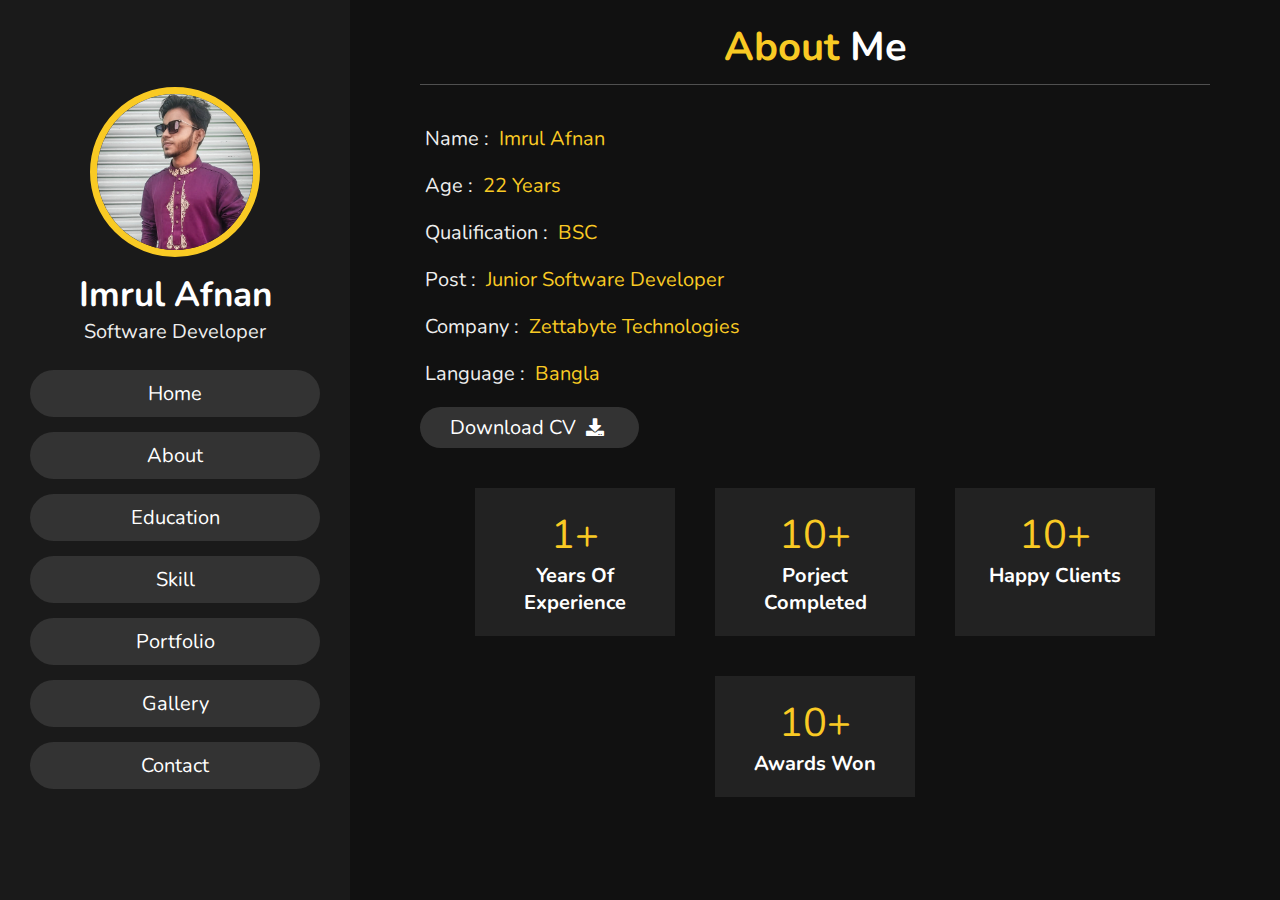
<file: view/about.html>
<!DOCTYPE html>
<html lang="en">

<head>
    <meta charset="UTF-8">
    <meta name="viewport" content="width=device-width, initial-scale=1.0">
    <title>About Imrul Afnan</title>
    <link rel="shortcut icon" type="image/png" href="../image/icon.jfif">

    <!-- font awesome cdn link  -->
    <link rel="stylesheet" href="https://cdnjs.cloudflare.com/ajax/libs/font-awesome/5.15.2/css/all.min.css">

    <!-- custom css file link  -->
    <link rel="stylesheet" href="../css/style.css">

</head>

<body>

    <!-- header section starts  -->

    <header>

        <div class="user">
            <img src="../image/profile.jpg" alt="">
            <h3 class="name">imrul afnan</h3>
            <p class="post">software developer</p>
        </div>

        <nav class="navbar">
            <ul>
                <li><a href="home.html">home</a></li>
                <li><a href="about.html">about</a></li>
                <li><a href="education.html">education</a></li>
                <li><a href="skill.html">skill</a></li>
                <li><a href="portfolio.html">portfolio</a></li>
                <li><a href="gallery.html">gallery</a></li>
                <li><a href="contact.html">contact</a></li>
            </ul>
        </nav>

    </header>

    <!-- header section ends -->

    <div id="menu" class="fas fa-bars"></div>

    <!-- about section starts  -->

    <section class="about" id="about">

        <h1 class="heading"> <span>about</span> me </h1>

        <div class="row">

            <div class="info">
                <h3> <span> name : </span> Imrul Afnan </h3>
                <h3> <span> age : </span> 22 Years </h3>
                <h3> <span> qualification : </span> BSC </h3>
                <h3> <span> post : </span> Junior software developer </h3>
                <h3> <span> company : </span> <a style="text-decoration: none; color: #f9ca24;"
                        href="http://www.zettatech.io/" target="_new">
                        Zettabyte Technologies </a> </h3>
                <h3> <span> language : </span> Bangla </h3>
                <a href="../file/cv.pdf" target="_new"><button class="btn"> download CV <i class="fas fa-download"></i>
                    </button></a>
            </div>

            <div class="counter">

                <div class="box">
                    <span>1+</span>
                    <h3>years of experience</h3>
                </div>

                <div class="box">
                    <span>10+</span>
                    <h3>porject completed</h3>
                </div>

                <div class="box">
                    <span>10+</span>
                    <h3>happy clients</h3>
                </div>

                <div class="box">
                    <span>10+</span>
                    <h3>awards won</h3>
                </div>

            </div>

        </div>

    </section>

    <!-- about section ends -->

    <!-- jquery cdn link  -->
    <script src="https://cdnjs.cloudflare.com/ajax/libs/jquery/3.6.0/jquery.min.js"></script>

    <!-- custom js file link  -->
    <script src="../js/script.js"></script>


</body>

</html>
</file>
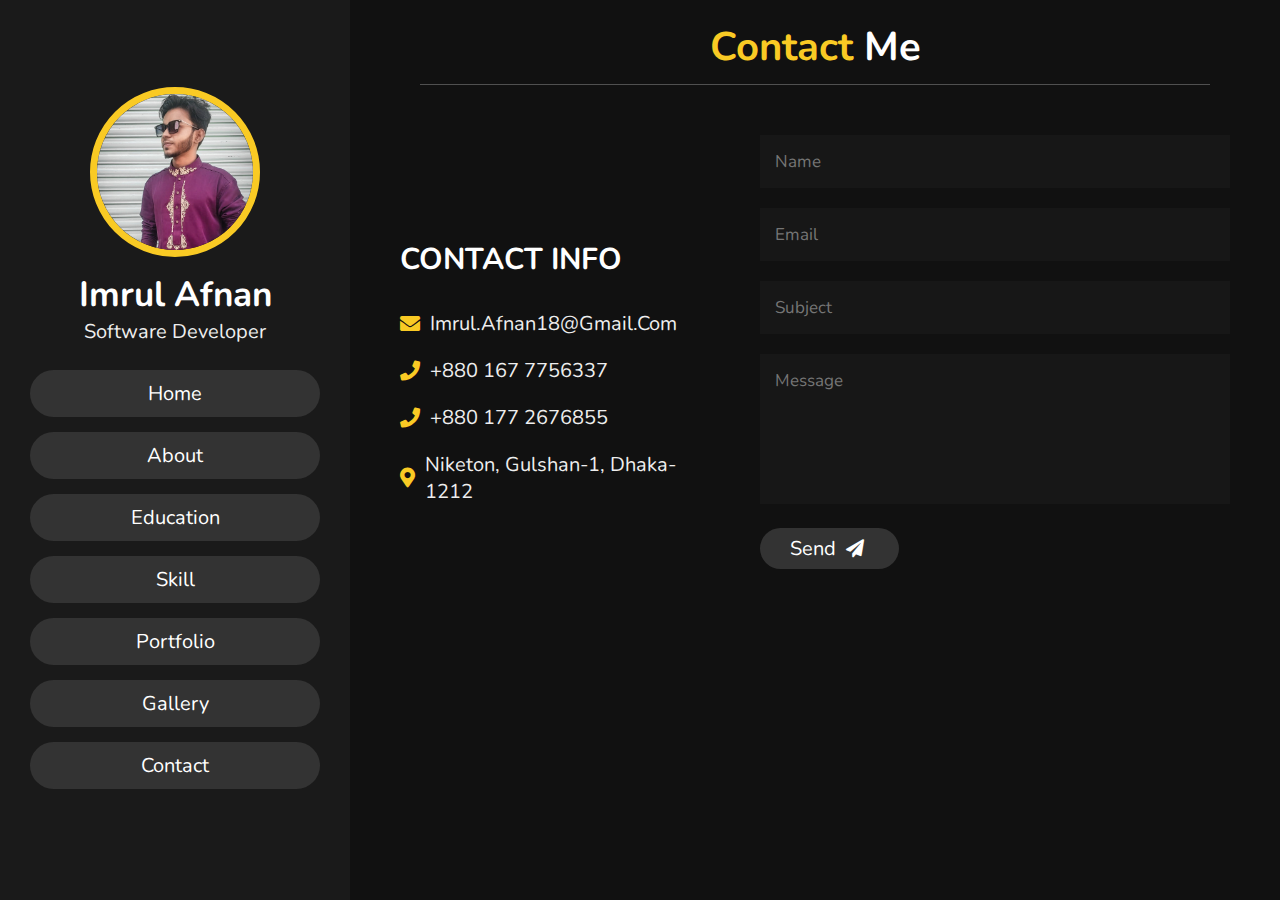
<file: view/contact.html>
<!DOCTYPE html>
<html lang="en">

<head>
    <meta charset="UTF-8">
    <meta name="viewport" content="width=device-width, initial-scale=1.0">
    <title>Imrul Afnan's Contact Info</title>
    <link rel="shortcut icon" type="image/png" href="../image/icon.jfif">

    <!-- font awesome cdn link  -->
    <link rel="stylesheet" href="https://cdnjs.cloudflare.com/ajax/libs/font-awesome/5.15.2/css/all.min.css">

    <!-- custom css file link  -->
    <link rel="stylesheet" href="../css/style.css">

</head>

<body>

    <!-- header section starts  -->

    <header>

        <div class="user">
            <img src="../image/profile.jpg" alt="">
            <h3 class="name">imrul afnan</h3>
            <p class="post">software developer</p>
        </div>

        <nav class="navbar">
            <ul>
                <li><a href="home.html">home</a></li>
                <li><a href="about.html">about</a></li>
                <li><a href="education.html">education</a></li>
                <li><a href="skill.html">skill</a></li>
                <li><a href="portfolio.html">portfolio</a></li>
                <li><a href="gallery.html">gallery</a></li>
                <li><a href="contact.html">contact</a></li>
            </ul>
        </nav>

    </header>

    <!-- header section ends -->

    <div id="menu" class="fas fa-bars"></div>


    <!-- contact section starts  -->

    <section class="contact" id="contact">

        <h1 class="heading"> <span>contact</span> me </h1>

        <div class="row">

            <div class="content">

                <h3 class="title">contact info</h3>

                <div class="info">
                    <h3> <i class="fas fa-envelope"></i> imrul.afnan18@gmail.com </h3>
                    <h3> <i class="fas fa-phone"></i> +880 167 7756337 </h3>
                    <h3> <i class="fas fa-phone"></i> +880 177 2676855 </h3>
                    <h3> <i class="fas fa-map-marker-alt"></i> Niketon, Gulshan-1, Dhaka-1212 </h3>
                </div>

            </div>

            <form action="">

                <input type="text" placeholder="name" class="box">
                <input type="email" placeholder="email" class="box">
                <input type="text" placeholder="subject" class="box">
                <textarea name="" id="" cols="30" rows="10" class="box message" placeholder="message"></textarea>
                <button type="submit" class="btn"> send <i class="fas fa-paper-plane"></i> </button>

            </form>

        </div>

    </section>

    <!-- contact section ends -->

    <!-- jquery cdn link  -->
    <script src="https://cdnjs.cloudflare.com/ajax/libs/jquery/3.6.0/jquery.min.js"></script>

    <!-- custom js file link  -->
    <script src="../js/script.js"></script>


</body>

</html>
</file>
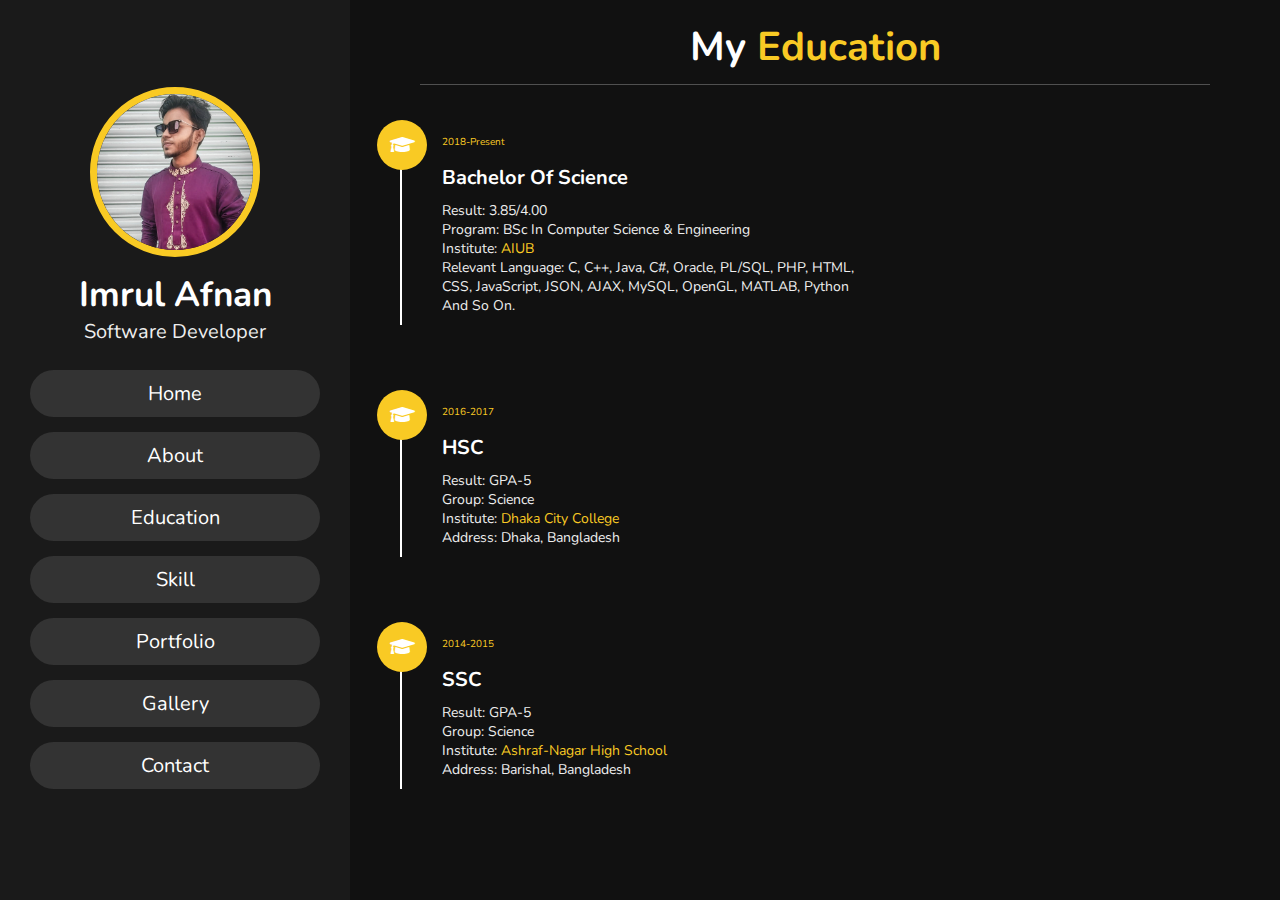
<file: view/education.html>
<!DOCTYPE html>
<html lang="en">

<head>
    <meta charset="UTF-8">
    <meta name="viewport" content="width=device-width, initial-scale=1.0">
    <title>Imrul Afnan's Education</title>
    <link rel="shortcut icon" type="image/png" href="../image/icon.jfif">

    <!-- font awesome cdn link  -->
    <link rel="stylesheet" href="https://cdnjs.cloudflare.com/ajax/libs/font-awesome/5.15.2/css/all.min.css">

    <!-- custom css file link  -->
    <link rel="stylesheet" href="../css/style.css">

</head>

<body>

    <!-- header section starts  -->
    <header>

        <div class="user">
            <img src="../image/profile.jpg" alt="">
            <h3 class="name">imrul afnan</h3>
            <p class="post">software developer</p>
        </div>

        <nav class="navbar">
            <ul>
                <li><a href="home.html">home</a></li>
                <li><a href="about.html">about</a></li>
                <li><a href="education.html">education</a></li>
                <li><a href="skill.html">skill</a></li>
                <li><a href="portfolio.html">portfolio</a></li>
                <li><a href="gallery.html">gallery</a></li>
                <li><a href="contact.html">contact</a></li>
            </ul>
        </nav>

    </header>

    <!-- header section ends -->

    <div id="menu" class="fas fa-bars"></div>


    <!-- education section starts  -->

    <section class="education" id="education">

        <h1 class="heading"> my <span>education</span> </h1>

        <div class="box-container">

            <!-- 
            <div class="box">
                <i class="fas fa-graduation-cap"></i>
                <span>2018-Present</span>
                <h3>Master of Science</h3>
                <p>Result: 3.85/4.00 <br>
                    Program: BSc in Computer Science & Engineering<br>
                    Institute: <a href="http://www.aiub.edu" target="_new"><span>AIUB</span> </a><br>
                    Relevant Language: C, C++, Java, C#, Oracle, PL/SQL, PHP, HTML, CSS, JavaScript, JSON, AJAX, MySQL,
                    OpenGL, MATLAB, Python and so on.</p>
            </div>
        -->

            <div class="box">
                <i class="fas fa-graduation-cap"></i>
                <span>2018-Present</span>
                <h3>Bachelor of Science</h3>
                <p>Result: 3.85/4.00 <br>
                    Program: BSc in Computer Science & Engineering<br>
                    Institute: <a href="http://www.aiub.edu" target="_new"><span>AIUB</span> </a><br>
                    Relevant Language: C, C++, Java, C#, Oracle, PL/SQL, PHP, HTML, CSS, JavaScript, JSON, AJAX, MySQL,
                    OpenGL, MATLAB, Python and so on.</p>
            </div>

            <div class="box">
                <i class="fas fa-graduation-cap"></i>
                <span>2016-2017</span>
                <h3>HSC</h3>
                <p>Result: GPA-5 <br>
                    Group: Science <br>
                    Institute: <a href="https://www.dhakacitycollege.edu.bd" target="_new"><span>Dhaka City
                            College</span>
                    </a><br>
                    Address: Dhaka, Bangladesh</p>
            </div>

            <div class="box">
                <i class="fas fa-graduation-cap"></i>
                <span>2014-2015</span>
                <h3>SSC</h3>
                <p>Result: GPA-5 <br>
                    Group: Science <br>
                    Institute: <a href="https://www.sohopathi.com/ashraf-nagar-secondary-school/" target="_new"><span>
                            Ashraf-Nagar
                            High school</span></a><br>
                    Address: Barishal, Bangladesh</p>
            </div>


        </div>

    </section>

    <!-- education section ends -->

    <!-- jquery cdn link  -->
    <script src="https://cdnjs.cloudflare.com/ajax/libs/jquery/3.6.0/jquery.min.js"></script>

    <!-- custom js file link  -->
    <script src="../js/script.js"></script>


</body>

</html>
</file>
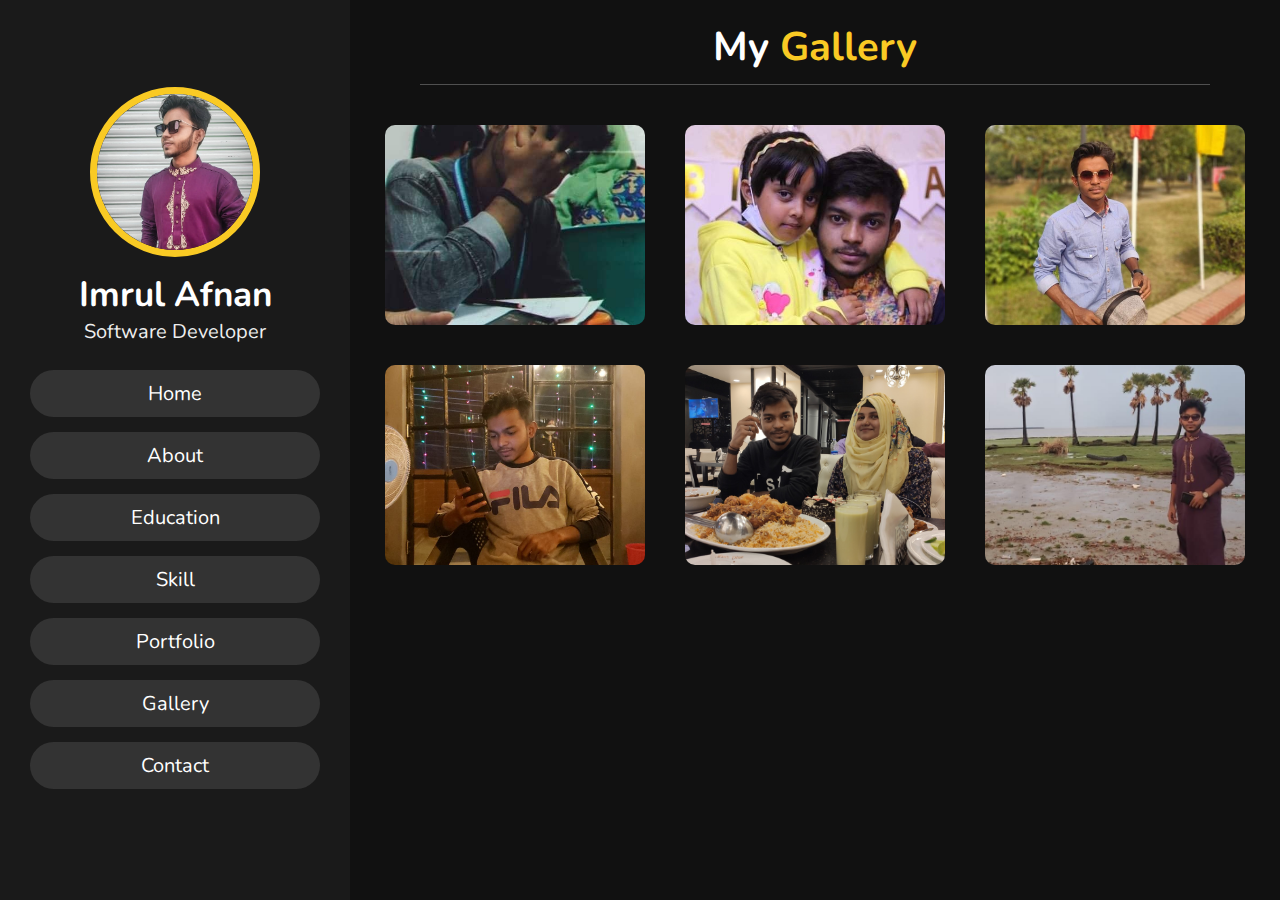
<file: view/gallery.html>
<!DOCTYPE html>
<html lang="en">

<head>
    <meta charset="UTF-8">
    <meta name="viewport" content="width=device-width, initial-scale=1.0">
    <title>Imrul Afnan's Gallery</title>
    <link rel="shortcut icon" type="image/png" href="../image/icon.jfif">

    <!-- font awesome cdn link  -->
    <link rel="stylesheet" href="https://cdnjs.cloudflare.com/ajax/libs/font-awesome/5.15.2/css/all.min.css">

    <!-- custom css file link  -->
    <link rel="stylesheet" href="../css/style.css">

</head>

<body>

    <!-- header section starts  -->
    <header>

        <div class="user">
            <img src="../image/profile.jpg" alt="">
            <h3 class="name">imrul afnan</h3>
            <p class="post">software developer</p>
        </div>

        <nav class="navbar">
            <ul>
                <li><a href="home.html">home</a></li>
                <li><a href="about.html">about</a></li>
                <li><a href="education.html">education</a></li>
                <li><a href="skill.html">skill</a></li>
                <li><a href="portfolio.html">portfolio</a></li>
                <li><a href="gallery.html">gallery</a></li>
                <li><a href="contact.html">contact</a></li>
            </ul>
        </nav>

    </header>

    <!-- header section ends -->

    <div id="menu" class="fas fa-bars"></div>


    <!-- gallery section starts  -->

    <section class="gallery" id="gallery">

        <h1 class="heading"> my <span>Gallery</span> </h1>

        <div class="box-container">

            <div class="box">
                <img src="../image/g1.jpg" alt="">
            </div>

            <div class="box">
                <img src="../image/g2.jpg" alt="">
            </div>

            <div class="box">
                <img src="../image/g3.jpg" alt="">
            </div>

            <div class="box">
                <img src="../image/g4.jpg" alt="">
            </div>

            <div class="box">
                <img src="../image/g5.jpg" alt="">
            </div>

            <div class="box">
                <img src="../image/g6.jpg" alt="">
            </div>

        </div>

    </section>

    <!-- gellary section ends -->

    <!-- jquery cdn link  -->
    <script src="https://cdnjs.cloudflare.com/ajax/libs/jquery/3.6.0/jquery.min.js"></script>

    <!-- custom js file link  -->
    <script src="../js/script.js"></script>


</body>

</html>
</file>
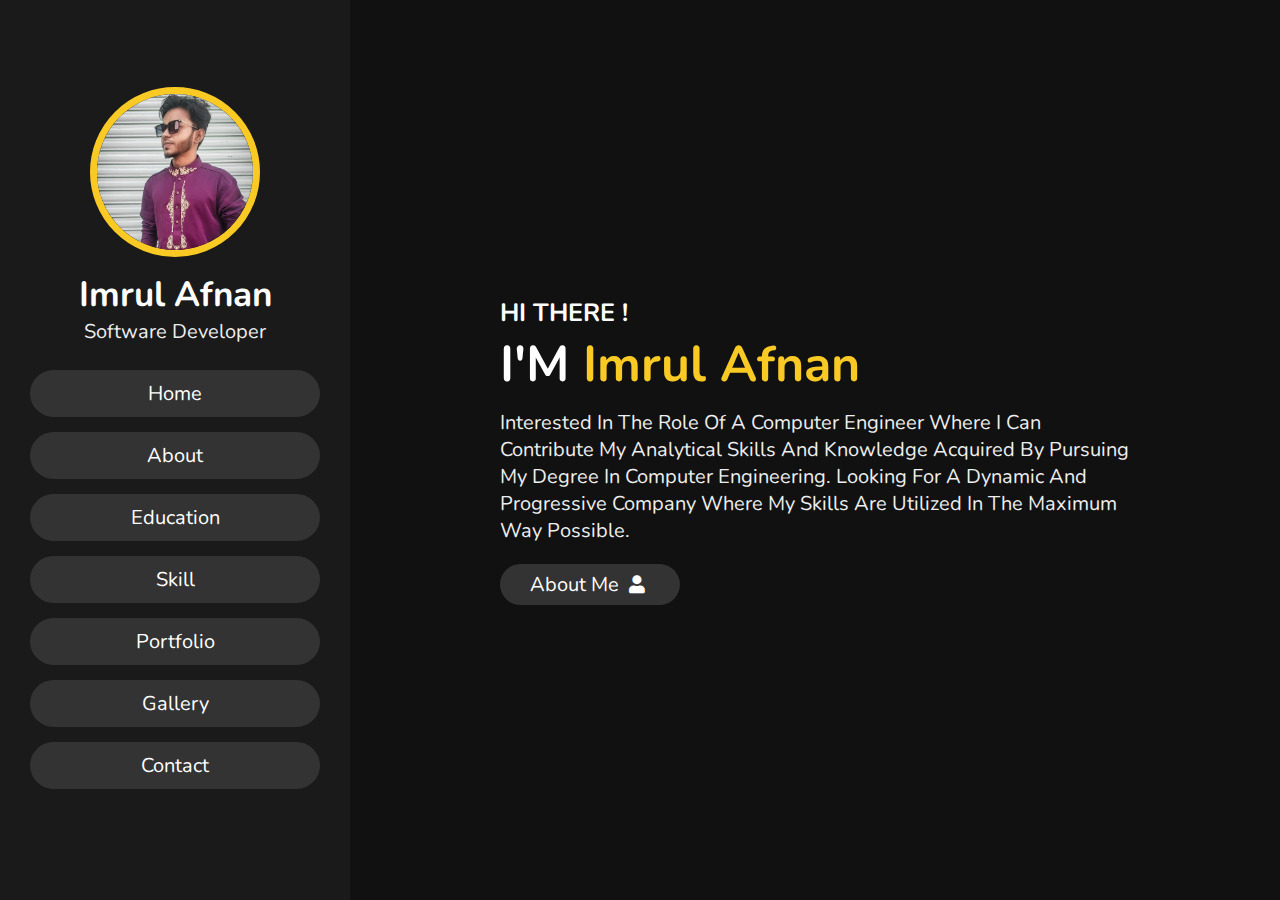
<file: view/home.html>
<!DOCTYPE html>
<html lang="en">

<head>
    <meta charset="UTF-8">
    <meta name="viewport" content="width=device-width, initial-scale=1.0">
    <title>Imrul Afnan</title>
    <link rel="shortcut icon" type="image/png" href="../image/icon.jfif">

    <!-- font awesome cdn link  -->
    <link rel="stylesheet" href="https://cdnjs.cloudflare.com/ajax/libs/font-awesome/5.15.2/css/all.min.css">

    <!-- custom css file link  -->
    <link rel="stylesheet" href="../css/style.css">

</head>

<body>

    <!-- header section starts  -->

    <header>

        <div class="user">
            <img src="../image/profile.jpg" alt="">
            <h3 class="name">imrul afnan</h3>
            <p class="post">software developer</p>
        </div>

        <nav class="navbar">
            <ul>
                <li><a href="home.html">home</a></li>
                <li><a href="about.html">about</a></li>
                <li><a href="education.html">education</a></li>
                <li><a href="skill.html">skill</a></li>
                <li><a href="portfolio.html">portfolio</a></li>
                <li><a href="gallery.html">gallery</a></li>
                <li><a href="contact.html">contact</a></li>
            </ul>
        </nav>

    </header>

    <!-- header section ends -->

    <div id="menu" class="fas fa-bars"></div>

    <!-- home section starts  -->

    <section class="home" id="home">

        <h3>HI THERE !</h3>
        <h1>I'M <span>Imrul Afnan</span></h1>
        <p>Interested in the role of a Computer Engineer where I can contribute my analytical skills and knowledge
            acquired by pursuing my degree in Computer Engineering. Looking for a dynamic and progressive company where
            my skills are utilized in the maximum way possible.</p>
        <a href="about.html"><button class="btn">about me <i class="fas fa-user"></i></button></a>

    </section>

    <!-- home section ends -->

    <!-- jquery cdn link  -->
    <script src="https://cdnjs.cloudflare.com/ajax/libs/jquery/3.6.0/jquery.min.js"></script>

    <!-- custom js file link  -->
    <script src="../js/script.js"></script>


</body>

</html>
</file>
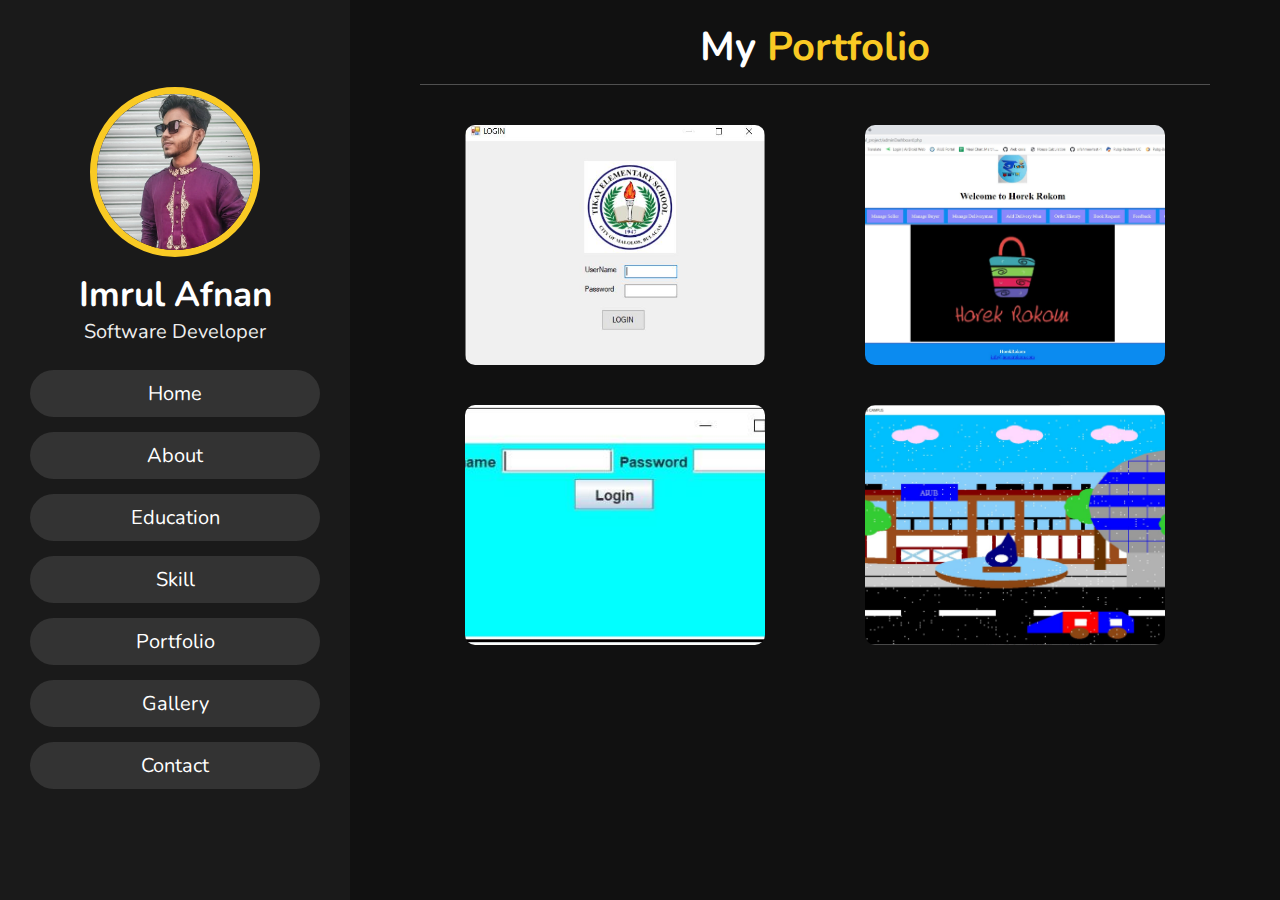
<file: view/portfolio.html>
<!DOCTYPE html>
<html lang="en">
  <head>
    <meta charset="UTF-8" />
    <meta name="viewport" content="width=device-width, initial-scale=1.0" />
    <title>Imrul Afnan's Portfolio</title>
    <link rel="shortcut icon" type="image/png" href="../image/icon.jfif" />

    <!-- font awesome cdn link  -->
    <link
      rel="stylesheet"
      href="https://cdnjs.cloudflare.com/ajax/libs/font-awesome/5.15.2/css/all.min.css"
    />

    <!-- custom css file link  -->
    <link rel="stylesheet" href="../css/style.css" />
  </head>

  <body>
    <!-- header section starts  -->

    <header>
      <div class="user">
        <img src="../image/profile.jpg" alt="" />
        <h3 class="name">imrul afnan</h3>
        <p class="post">software developer</p>
      </div>

      <nav class="navbar">
        <ul>
          <li><a href="home.html">home</a></li>
          <li><a href="about.html">about</a></li>
          <li><a href="education.html">education</a></li>
          <li><a href="skill.html">skill</a></li>
          <li><a href="portfolio.html">portfolio</a></li>
          <li><a href="gallery.html">gallery</a></li>
          <li><a href="contact.html">contact</a></li>
        </ul>
      </nav>
    </header>

    <!-- header section ends -->

    <div id="menu" class="fas fa-bars"></div>

    <!-- portfolio section starts  -->

    <section class="portfolio" id="portfolio">
      <h1 class="heading">my <span>portfolio</span></h1>

      <div class="box-container">
        <div class="box">
          <a href="https://github.com/imrul18/OOP_1_K" target="_new"
            ><img src="../image/port1.jpg" alt=""
          /></a>
        </div>

        <div class="box">
          <a href="https://github.com/imrul18/WEB_TECH_J" target="_new"
            ><img src="../image/port2.jpg" alt=""
          /></a>
        </div>

        <div class="box">
          <a href="https://github.com/imrul18/OOP_2_B" target="_new"
            ><img src="../image/port3.jpg" alt=""
          /></a>
        </div>

        <div class="box">
          <a href="https://github.com/imrul18/COMPUTER_GRAPHICS_H" target="_new"
            ><img src="../image/port4.jpg" alt=""
          /></a>
        </div>
      </div>
    </section>

    <!-- portfolio section ends -->

    <!-- jquery cdn link  -->
    <script src="https://cdnjs.cloudflare.com/ajax/libs/jquery/3.6.0/jquery.min.js"></script>

    <!-- custom js file link  -->
    <script src="../js/script.js"></script>
  </body>
</html>
</file>
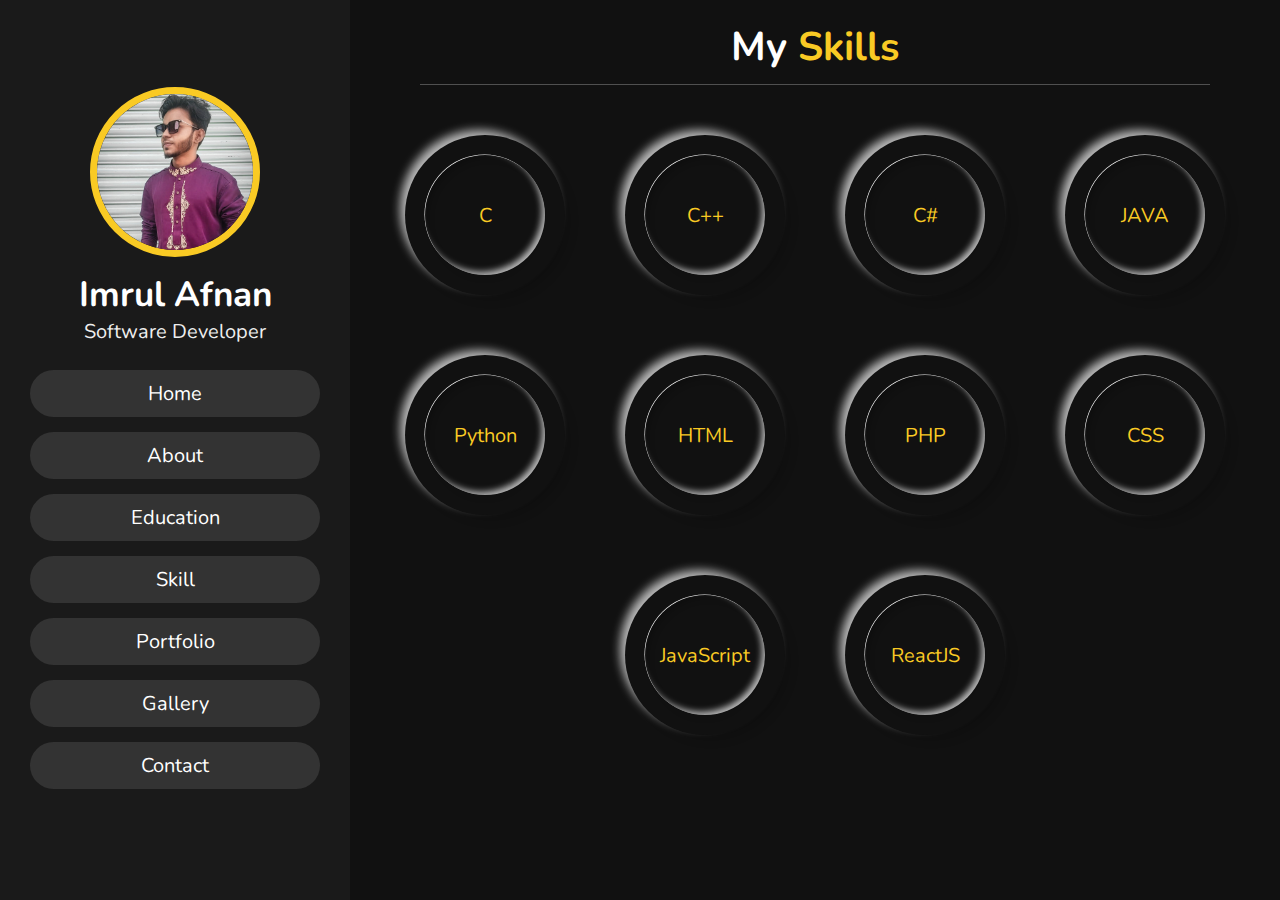
<file: view/skill.html>
<!DOCTYPE html>
<html lang="en">

<head>
    <meta charset="UTF-8">
    <meta name="viewport" content="width=device-width, initial-scale=1.0">
    <title>Imrul Afnan's Skills</title>
    <link rel="shortcut icon" type="image/png" href="../image/icon.jfif">

    <!-- font awesome cdn link  -->
    <link rel="stylesheet" href="https://cdnjs.cloudflare.com/ajax/libs/font-awesome/5.15.2/css/all.min.css">

    <!-- custom css file link  -->
    <link rel="stylesheet" href="../css/style.css">

</head>

<body>

    <!-- header section starts  -->

    <header>

        <div class="user">
            <img src="../image/profile.jpg" alt="">
            <h3 class="name">imrul afnan</h3>
            <p class="post">software developer</p>
        </div>

        <nav class="navbar">
            <ul>
                <li><a href="home.html">home</a></li>
                <li><a href="about.html">about</a></li>
                <li><a href="education.html">education</a></li>
                <li><a href="skill.html">skill</a></li>
                <li><a href="portfolio.html">portfolio</a></li>
                <li><a href="gallery.html">gallery</a></li>
                <li><a href="contact.html">contact</a></li>
            </ul>
        </nav>

    </header>

    <!-- header section ends -->

    <div id="menu" class="fas fa-bars"></div>

    <!-- home section starts  -->
    <section class="skills" id="skills">

        <h1 class="heading"> my <span>skills</span> </h1>

        <div class="box-container">

            <div class="skillshow">
                <div class="skill">
                    <div class="outer">
                        <div class="inner">
                            <div id="number">C</div>
                        </div>
                    </div>


                    <svg xmlns="http://www.w3.org/2000/svg" version="1.1" width="160px" height="160px">
                        <defs>
                            <linearGradient id="GradientColor">
                                <stop offset="0%" stop-color="#e91e63" />
                                <stop offset="100%" stop-color="#673ab7" />
                            </linearGradient>
                        </defs>
                        <circle class="skill1" cx="80" cy="80" r="70" stroke-linecap="round" />
                    </svg>
                </div>
            </div>

            <div class="skillshow">
                <div class="skill">
                    <div class="outer">
                        <div class="inner">
                            <div id="number">C++</div>
                        </div>
                    </div>


                    <svg xmlns="http://www.w3.org/2000/svg" version="1.1" width="160px" height="160px">
                        <defs>
                            <linearGradient id="GradientColor">
                                <stop offset="0%" stop-color="#e91e63" />
                                <stop offset="100%" stop-color="#673ab7" />
                            </linearGradient>
                        </defs>
                        <circle class="skill2" cx="80" cy="80" r="70" stroke-linecap="round" />
                    </svg>
                </div>
            </div>

            <div class="skillshow">
                <div class="skill">
                    <div class="outer">
                        <div class="inner">
                            <div id="number">C#</div>
                        </div>
                    </div>


                    <svg xmlns="http://www.w3.org/2000/svg" version="1.1" width="160px" height="160px">
                        <defs>
                            <linearGradient id="GradientColor">
                                <stop offset="0%" stop-color="#e91e63" />
                                <stop offset="100%" stop-color="#673ab7" />
                            </linearGradient>
                        </defs>
                        <circle class="skill3" cx="80" cy="80" r="70" stroke-linecap="round" />
                    </svg>
                </div>
            </div>

            <div class="skillshow">
                <div class="skill">
                    <div class="outer">
                        <div class="inner">
                            <div id="number">JAVA</div>
                        </div>
                    </div>


                    <svg xmlns="http://www.w3.org/2000/svg" version="1.1" width="160px" height="160px">
                        <defs>
                            <linearGradient id="GradientColor">
                                <stop offset="0%" stop-color="#e91e63" />
                                <stop offset="100%" stop-color="#673ab7" />
                            </linearGradient>
                        </defs>
                        <circle class="skill4" cx="80" cy="80" r="70" stroke-linecap="round" />
                    </svg>
                </div>
            </div>

            <div class="skillshow">
                <div class="skill">
                    <div class="outer">
                        <div class="inner">
                            <div id="number">Python</div>
                        </div>
                    </div>


                    <svg xmlns="http://www.w3.org/2000/svg" version="1.1" width="160px" height="160px">
                        <defs>
                            <linearGradient id="GradientColor">
                                <stop offset="0%" stop-color="#e91e63" />
                                <stop offset="100%" stop-color="#673ab7" />
                            </linearGradient>
                        </defs>
                        <circle class="skill5" cx="80" cy="80" r="70" stroke-linecap="round" />
                    </svg>
                </div>
            </div>

            <div class="skillshow">
                <div class="skill">
                    <div class="outer">
                        <div class="inner">
                            <div id="number">HTML</div>
                        </div>
                    </div>


                    <svg xmlns="http://www.w3.org/2000/svg" version="1.1" width="160px" height="160px">
                        <defs>
                            <linearGradient id="GradientColor">
                                <stop offset="0%" stop-color="#e91e63" />
                                <stop offset="100%" stop-color="#673ab7" />
                            </linearGradient>
                        </defs>
                        <circle class="skill6" cx="80" cy="80" r="70" stroke-linecap="round" />
                    </svg>
                </div>
            </div>

            <div class="skillshow">
                <div class="skill">
                    <div class="outer">
                        <div class="inner">
                            <div id="number">PHP</div>
                        </div>
                    </div>


                    <svg xmlns="http://www.w3.org/2000/svg" version="1.1" width="160px" height="160px">
                        <defs>
                            <linearGradient id="GradientColor">
                                <stop offset="0%" stop-color="#e91e63" />
                                <stop offset="100%" stop-color="#673ab7" />
                            </linearGradient>
                        </defs>
                        <circle class="skill7" cx="80" cy="80" r="70" stroke-linecap="round" />
                    </svg>
                </div>
            </div>

            <div class="skillshow">
                <div class="skill">
                    <div class="outer">
                        <div class="inner">
                            <div id="number">CSS</div>
                        </div>
                    </div>


                    <svg xmlns="http://www.w3.org/2000/svg" version="1.1" width="160px" height="160px">
                        <defs>
                            <linearGradient id="GradientColor">
                                <stop offset="0%" stop-color="#e91e63" />
                                <stop offset="100%" stop-color="#673ab7" />
                            </linearGradient>
                        </defs>
                        <circle class="skill8" cx="80" cy="80" r="70" stroke-linecap="round" />
                    </svg>
                </div>
            </div>

            <div class="skillshow">
                <div class="skill">
                    <div class="outer">
                        <div class="inner">
                            <div id="number">JavaScript</div>
                        </div>
                    </div>


                    <svg xmlns="http://www.w3.org/2000/svg" version="1.1" width="160px" height="160px">
                        <defs>
                            <linearGradient id="GradientColor">
                                <stop offset="0%" stop-color="#e91e63" />
                                <stop offset="100%" stop-color="#673ab7" />
                            </linearGradient>
                        </defs>
                        <circle class="skill9" cx="80" cy="80" r="70" stroke-linecap="round" />
                    </svg>
                </div>
            </div>

            <div class="skillshow">
                <div class="skill">
                    <div class="outer">
                        <div class="inner">
                            <div id="number">ReactJS</div>
                        </div>
                    </div>


                    <svg xmlns="http://www.w3.org/2000/svg" version="1.1" width="160px" height="160px">
                        <defs>
                            <linearGradient id="GradientColor">
                                <stop offset="0%" stop-color="#e91e63" />
                                <stop offset="100%" stop-color="#673ab7" />
                            </linearGradient>
                        </defs>
                        <circle class="skill10" cx="80" cy="80" r="70" stroke-linecap="round" />
                    </svg>
                </div>
            </div>



        </div>


    </section>

    <!-- home section ends -->

    <!-- jquery cdn link  -->
    <script src="https://cdnjs.cloudflare.com/ajax/libs/jquery/3.6.0/jquery.min.js"></script>

    <!-- custom js file link  -->
    <script src="../js/script.js"></script>


</body>

</html>
</file>
<file: css/style.css>
@import url('https://fonts.googleapis.com/css2?family=Nunito:wght@200;300;400;600&display=swap');

:root{
    --yellow:#f9ca24;
}

*{
    font-family: 'Nunito', sans-serif;
    margin:0; padding:0;
    box-sizing: border-box;
    text-decoration: none;
    outline: none; border:none;
    text-transform: capitalize;
    transition: all .2s linear;
}

*::selection{
    background:var(--yellow);
    color:#333;
}

html{
    font-size: 62.5%;
    overflow-x: hidden;
}

html::-webkit-scrollbar{
    width:1.4rem;
}

html::-webkit-scrollbar-track{
    background:#222;
}

html::-webkit-scrollbar-thumb{
    background:var(--yellow);
}

body{
    background:#111;
    overflow-x: hidden;
    padding-left: 35rem;
}

section{
    min-height: 100vh;
    padding:1rem;
}

.btn{
    padding:.7rem 3rem;
    background:#333;
    color:#fff;
    cursor: pointer;
    margin-top: 1rem;
    font-size: 2rem;
    border-radius: 5rem;
}

.btn i{
    padding:0 .5rem;
    font-size: 1.8rem;
}

.btn:hover{
    background:var(--yellow);
}

.heading{
    text-align: center;
    margin:0 6rem;
    font-size: 4rem;
    padding:1rem;
    border-bottom: .1rem solid #fff4;
    color:#fff;
}

.heading span{
    color:var(--yellow);
}

header{
    position: fixed;
    top:0; left:0;
    z-index: 1000;
    height:100%;
    width:35rem;
    background:#1a1a1a;
    display: flex;
    align-items: center;
    justify-content: center;
    flex-flow: column;
    text-align: center;
}

header .user img{
    height:17rem;
    width:17rem;
    border-radius: 50%;
    object-fit: cover;
    margin-bottom: 1rem;
    border:.7rem solid var(--yellow);
}

header .user .name{
    font-size: 3.5rem;
    color:#fff;
}

header .user .post{
    font-size: 2rem;
    color:#eee;
}

header .navbar{
    width:100%;
}

header .navbar ul{
    list-style: none;
    padding:1rem 3rem;
}


header .navbar ul li a{
    display: block;
    padding:1rem;
    margin:1.5rem 0;
    background:#333;
    color:#fff;
    font-size: 2rem;
    border-radius: 5rem;
}

header .navbar ul li a:hover{
    background:var(--yellow);
}

#menu{
    position: fixed;
    top:2rem; right:2rem;
    background:#333;
    color:#fff;
    cursor: pointer;
    font-size: 2.5rem;
    padding:1rem 1.5rem;
    z-index: 1000;
    display: none;
}

.home{
    display: flex;
    justify-content: center;
    flex-flow: column;
    padding:0 15rem;
}

.home h3{
    font-size: 2.5rem;
    color:#fff;
}

.home h1{
    font-size:5rem;
    color:#fff;
}

.home h1 span{
    color:var(--yellow);
}

.home p{
    font-size:2rem;
    color:#eee;
    padding: 1rem 0;
}

.about .row{
    display: flex;
    align-items: center;
    justify-content: center;
    flex-wrap: wrap;
    padding:1rem 0;
}

.about .row .info{
    flex:1 1 48rem;
    padding:2rem 1rem;
    padding-left: 6rem;
}

.about .row .info h3{
    font-size: 2rem;
    color:var(--yellow);
    padding:1rem 0;
    font-weight: normal;
}

.about .row .info h3 span{
    color:#eee;
    padding:0 .5rem;
}

.about .row .counter{
    flex:1 1 48rem;
    display: flex;
    justify-content: center;
    flex-wrap: wrap;
}

.about .row .counter .box{
    width:20rem;
    background:#222;
    text-align: center;
    padding: 2rem;
    margin:2rem;
}

.about .row .counter .box span{
    font-size: 4rem;
    color:var(--yellow);
}

.about .row .counter .box h3{
    font-size: 2rem;
    color:#fff;
}

.education .box-container{
    display: flex;
    justify-content: space-between;
    flex-wrap: wrap;
    padding:1rem 0;
    padding-left: 3rem;
}

.education .box-container .box{
    width:50rem;
    margin:4rem 1rem;
    padding-left: 4rem;
    padding-right: 4rem;
    border-left: .2rem solid #fff;
    position: relative;
}

.education .box-container .box span{
    text-decoration: none;
    color: #f9ca24;
}

.education .box-container .box h3{
    font-size: 2rem;
    color:#fff;
    padding-top: 1.5rem;
}

.education .box-container .box p{
    font-size: 1.4rem;
    color:#eee;
    padding: 1rem 0;
}

.education .box-container .box i{
    position: absolute;
    top:-1.5rem; left:-2.5rem;
    height:5rem;
    width: 5rem;
    border-radius: 50%;
    line-height: 5rem;
    text-align: center;
    font-size: 2rem;
    color:#fff;
    background:var(--yellow);
}

.gallery .box-container{
    display: flex;
    align-items: center;
    justify-content: center;
    flex-wrap: wrap;
    padding:2rem 0;
}

.gallery .box-container .box{
    height: 20rem;
    width:26rem;
    border-radius: 1rem;
    margin:2rem;
    overflow: hidden;
    cursor: pointer;
}

.gallery .box-container .box img{
    height:100%;
    width:100%;
    object-fit: cover;
}

.skills .box-container{
    display: flex;
    align-items: center;
    justify-content: center;
    flex-wrap: wrap;
    padding:2rem 0;
}

.skills .box-container .skillshow{
    padding: 3rem;
}

.skills .box-container .skill{
    width: 160px;
    height: 160px;
    position: relative;
}

.skills .box-container .skill .outer{
    height: 160px;
    width: 160px;
    border-radius: 50%;
    padding: 20px;
    box-shadow: 6px 6px 10px -1px rgba(0, 0, 0, .15), -6px -6px 10px -1px rgba(255, 255, 255, 0.7);
}

.skills .box-container .skill .outer .inner{
    height: 120px;
    width: 120px;
    border-radius: 50%;
    display: flex;
    align-items: center;
    justify-content: center;
    box-shadow: inset 4px 4px 6px -1px rgba(0, 0, 0, 0.2),
                inset -4px -4px 6px -1px rgba(255, 255, 255, 0.7),
                -0.5px -0.5px 0px rgba(255, 255, 255, 1),
                0.5px 0.5px 0px rgba(0, 0, 0, 0.15),
                0px 12px 10px -10px rgba(0, 0, 0, 0.05);
}

.skills .box-container .skillshow circle{
    fill: none;
    stroke: url(#GradientColor);
    stroke-width: 20px;
    stroke-dasharray: 472;
    stroke-dashoffset: 472;
}

.skills .box-container .skillshow #number{
    font-size: 2rem;
    color: #f9ca24;
}


svg{
    position: absolute;
    top: 0;
    left: 0;
}

.skills .box-container .skillshow .skill1{
    animation: animskill1 2s linear forwards;
}

@keyframes animskill1{
    100%{
        stroke-dashoffset: 70;
    }
}

.skills .box-container .skillshow .skill2{
    animation: animskill2 2s linear forwards;
}

@keyframes animskill2{
    100%{
        stroke-dashoffset: 120;
    }
}

.skills .box-container .skillshow .skill3{
    animation: animskill3 2s linear forwards;
}

@keyframes animskill3{
    100%{
        stroke-dashoffset: 140;
    }
}

.skills .box-container .skillshow .skill4{
    animation: animskill4 2s linear forwards;
}

@keyframes animskill4{
    100%{
        stroke-dashoffset: 140;
    }
}

.skills .box-container .skillshow .skill5{
    animation: animskill3 2s linear forwards;
}

@keyframes animskill5{
    100%{
        stroke-dashoffset: 95;
    }
}

.skills .box-container .skillshow .skill6{
    animation: animskill6 2s linear forwards;
}

@keyframes animskill6{
    100%{
        stroke-dashoffset: 70;
    }
}

.skills .box-container .skillshow .skill7{
    animation: animskill7 2s linear forwards;
}

@keyframes animskill7{
    100%{
        stroke-dashoffset: 90;
    }
}

.skills .box-container .skillshow .skill8{
    animation: animskill8 2s linear forwards;
}

@keyframes animskill8{
    100%{
        stroke-dashoffset: 130;
    }
}

.skills .box-container .skillshow .skill9{
    animation: animskill9 2s linear forwards;
}

@keyframes animskill9{
    100%{
        stroke-dashoffset: 90;
    }
}

.skills .box-container .skillshow .skill10{
    animation: animskill10 2s linear forwards;
}

@keyframes animskill10{
    100%{
        stroke-dashoffset: 200;
    }
}


.portfolio .box-container{
    display: flex;
    align-items: center;
    justify-content: center;
    flex-wrap: wrap;
    padding:2rem 0;
}

.portfolio .box-container .box{
    height: 24rem;
    width:30rem;
    border-radius: 1rem;
    margin:2rem;
    margin-left: 5rem;
    margin-right: 5rem;
    overflow: hidden;
    cursor: pointer;
}

.portfolio .box-container .box img{
    height:100%;
    width:100%;
    object-fit: cover;
}

.portfolio .box-container .box:hover img{
    transform: scale(1.2);
}

.contact .row{
    display: flex;
    align-items: center;
    justify-content: center;
    flex-wrap: wrap;
}

.contact .row .content{
    flex:1 1 30rem;
    padding:4rem;
    padding-bottom: 0;
}

.contact .row form{
    flex:1 1 45rem;
    padding:2rem;
    margin:2rem;
    margin-bottom: 4rem;
}

.contact .row form .box{
    padding:1.5rem;
    margin:1rem 0;
    background:#3333;
    color:#fff;
    text-transform: none;
    font-size: 1.7rem;
    width:100%;
}

.contact .row form .box::placeholder{
    text-transform: capitalize;
}

.contact .row form .message{
    height: 15rem;
    resize: none;
}

.contact .row .content .title{
    text-transform: uppercase;
    color:#fff;
    font-size: 3rem;
    padding-bottom: 2rem;
}

.contact .row .content .info h3{
    display: flex;
    align-items: center;
    font-size: 2rem;
    color:#eee;
    padding:1rem 0;
    font-weight: normal;
}

.contact .row .content .info h3 i{
    padding-right: 1rem;
    color:var(--yellow);
}

.top{
    position: fixed;
    bottom:7.5rem; right: 2rem;
    z-index: 100;
    display: none;
}


















/* media queries  */

@media (max-width:1200px){

    html{
        font-size: 55%;
    }

    .home{
        padding:1rem 4rem;
    }

}

@media (max-width:991px){

   header{
       left:-120%;
   }

   #menu{
       display: block;
   }

   header.toggle{
    left:0%;
   }

   body{
       padding:0;
   }

}

@media (max-width:768px){

    html{
        font-size: 50%;
    }
 
 }

@media (max-width:400px){

    header{
        width: 100vw;
    }

    .heading{
        margin:0 3rem;
    }

    .about .row .counter .box{
        width: 100%;
    }
 
    .education .box-container .box{
        width:100%;
    }

    .portfolio .box-container .box{
        width:100%;
    }

    .contact .row form{
        margin:3rem 0;
    }

 }
</file>
